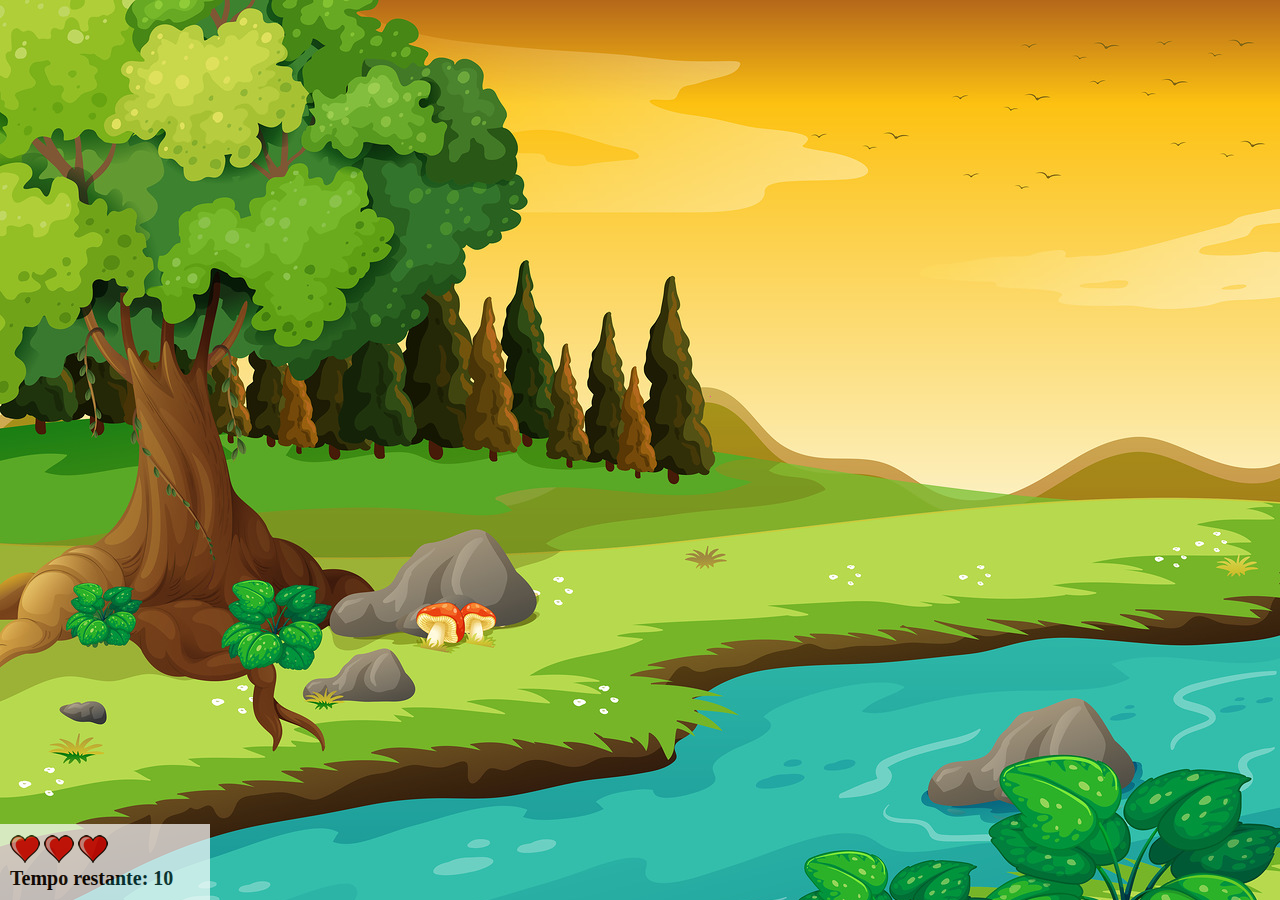
<file: app.html>
<!DOCTYPE html>
<html lang="pt-br">
<head>
    <meta charset="UTF-8">
    <meta name="viewport" content="width=device-width, initial-scale=1.0">
    <title>Mata Mosquito</title>
    <link rel="stylesheet" href="style.css">
    <script src="jogo.js"></script>
</head>
<body onresize="ajustaTamanhoPalcoJogo()">
    
    <div class="painel">
        <div class="vidas">
            <img id="v1" src="imagens/coracao_cheio.png">
            <img id="v2" src="imagens/coracao_cheio.png">
            <img id="v3" src="imagens/coracao_cheio.png">
        </div>
        <div class="cronometro">
            Tempo restante: <span id="cronometro"></span>
        </div>
    </div>

    <script>
        document.getElementById('cronometro').innerHTML = tempo

        var criaMosquito = setInterval(function() {
            posicaoRandomica()
        }, criaMosquitoTempo);
    </script>
</body>
</html>
</file>
<file: style.css>
html {
    cursor: url(imagens/mata_mosca.png) 30 30, auto;
}

body {
    background-image: url(imagens/bg.jpg);
    background-repeat: no-repeat;
    background-size: 100%;
}
/* Painel */
.painel {
    position: absolute;
    width: 190px;
    padding: 10px;
    left: 0px;
    bottom: 0px;
    border-top: solid 1px #fff;
    background-color: #fff;
    opacity: 0.7;
}
.vidas {
    float: left;
}
.cronometro {
    float: left;
    font-size: 20px;
    font-weight: bold;
}


/*design e posições do mosquito*/
.mosquito1 {
    width: 50px;
    height: 50px;
}
.mosquito2 {
    width: 70px;
    height: 70px;
}
.mosquito3 {
    width: 90px;
    height: 90px;
}
.ladoA {
    transform: scaleX(1);
}
.ladoB {
    transform: scaleX(-1);
}
</file>
